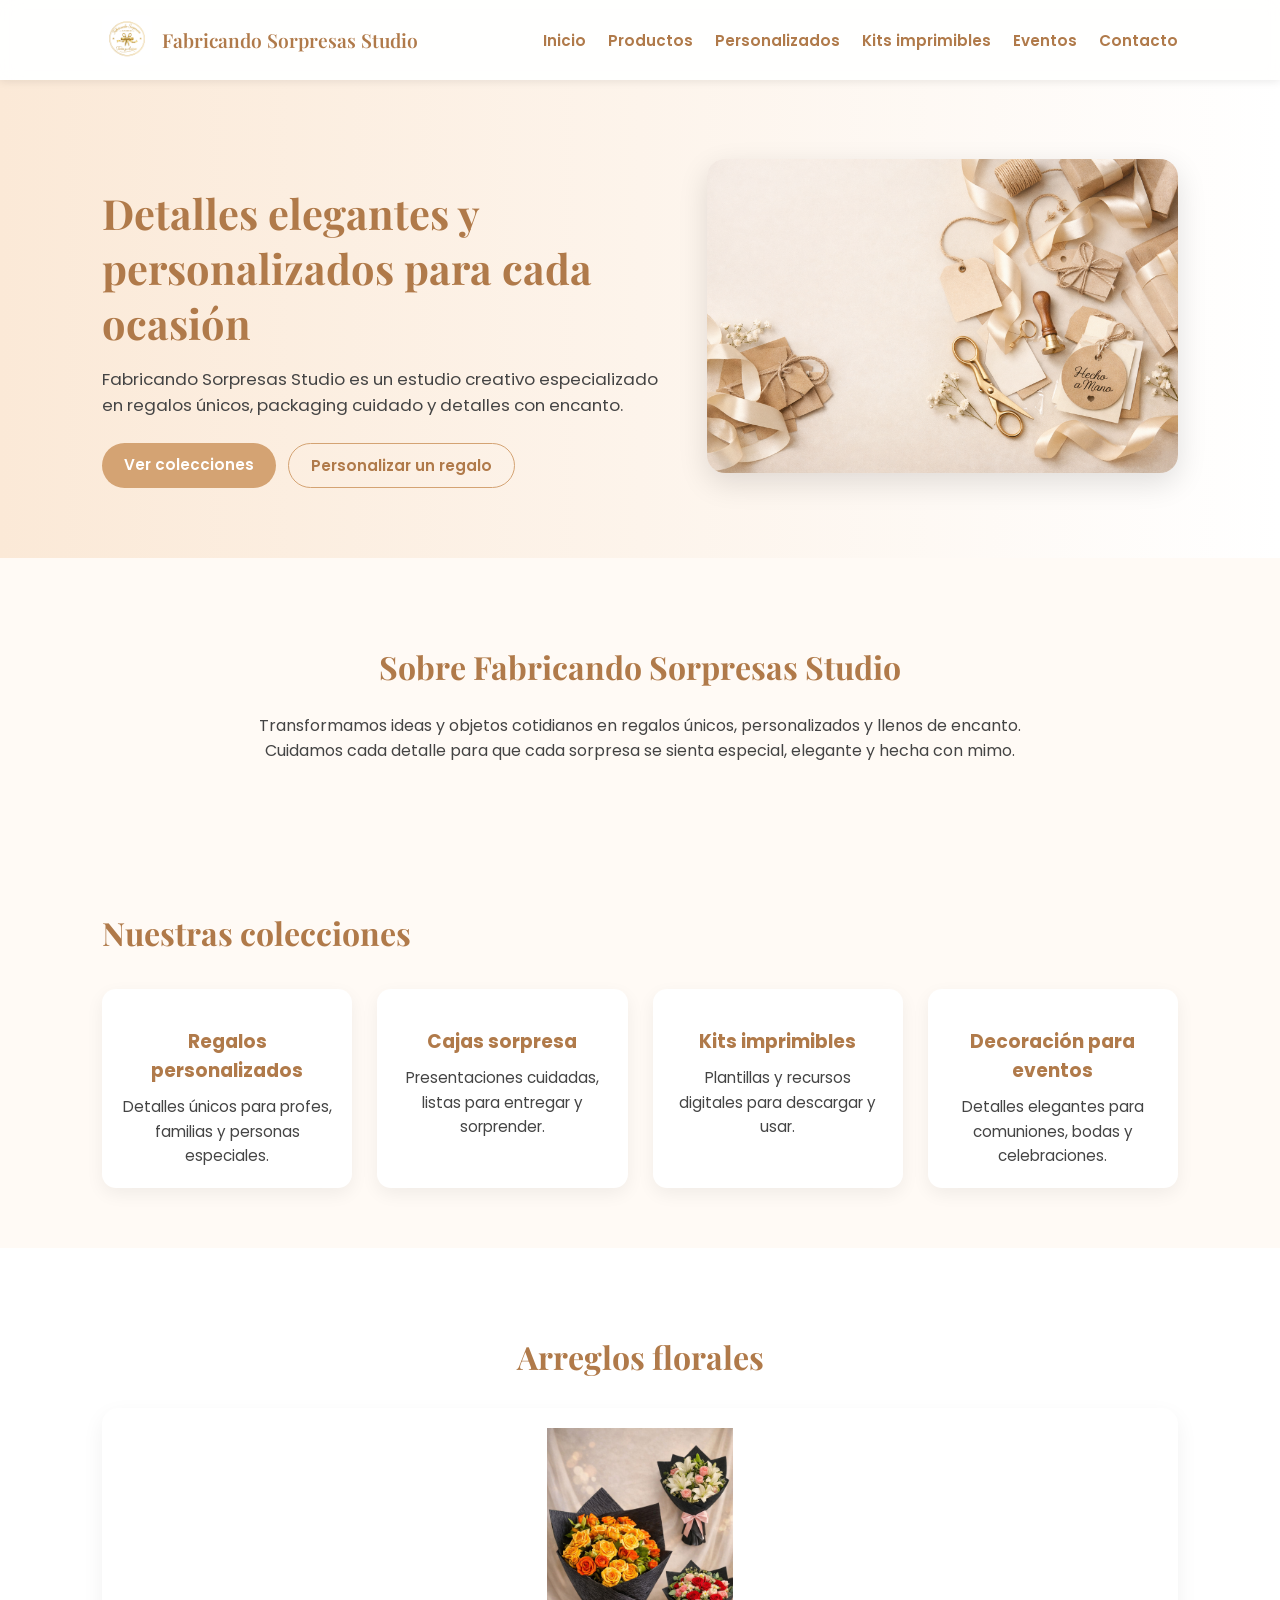
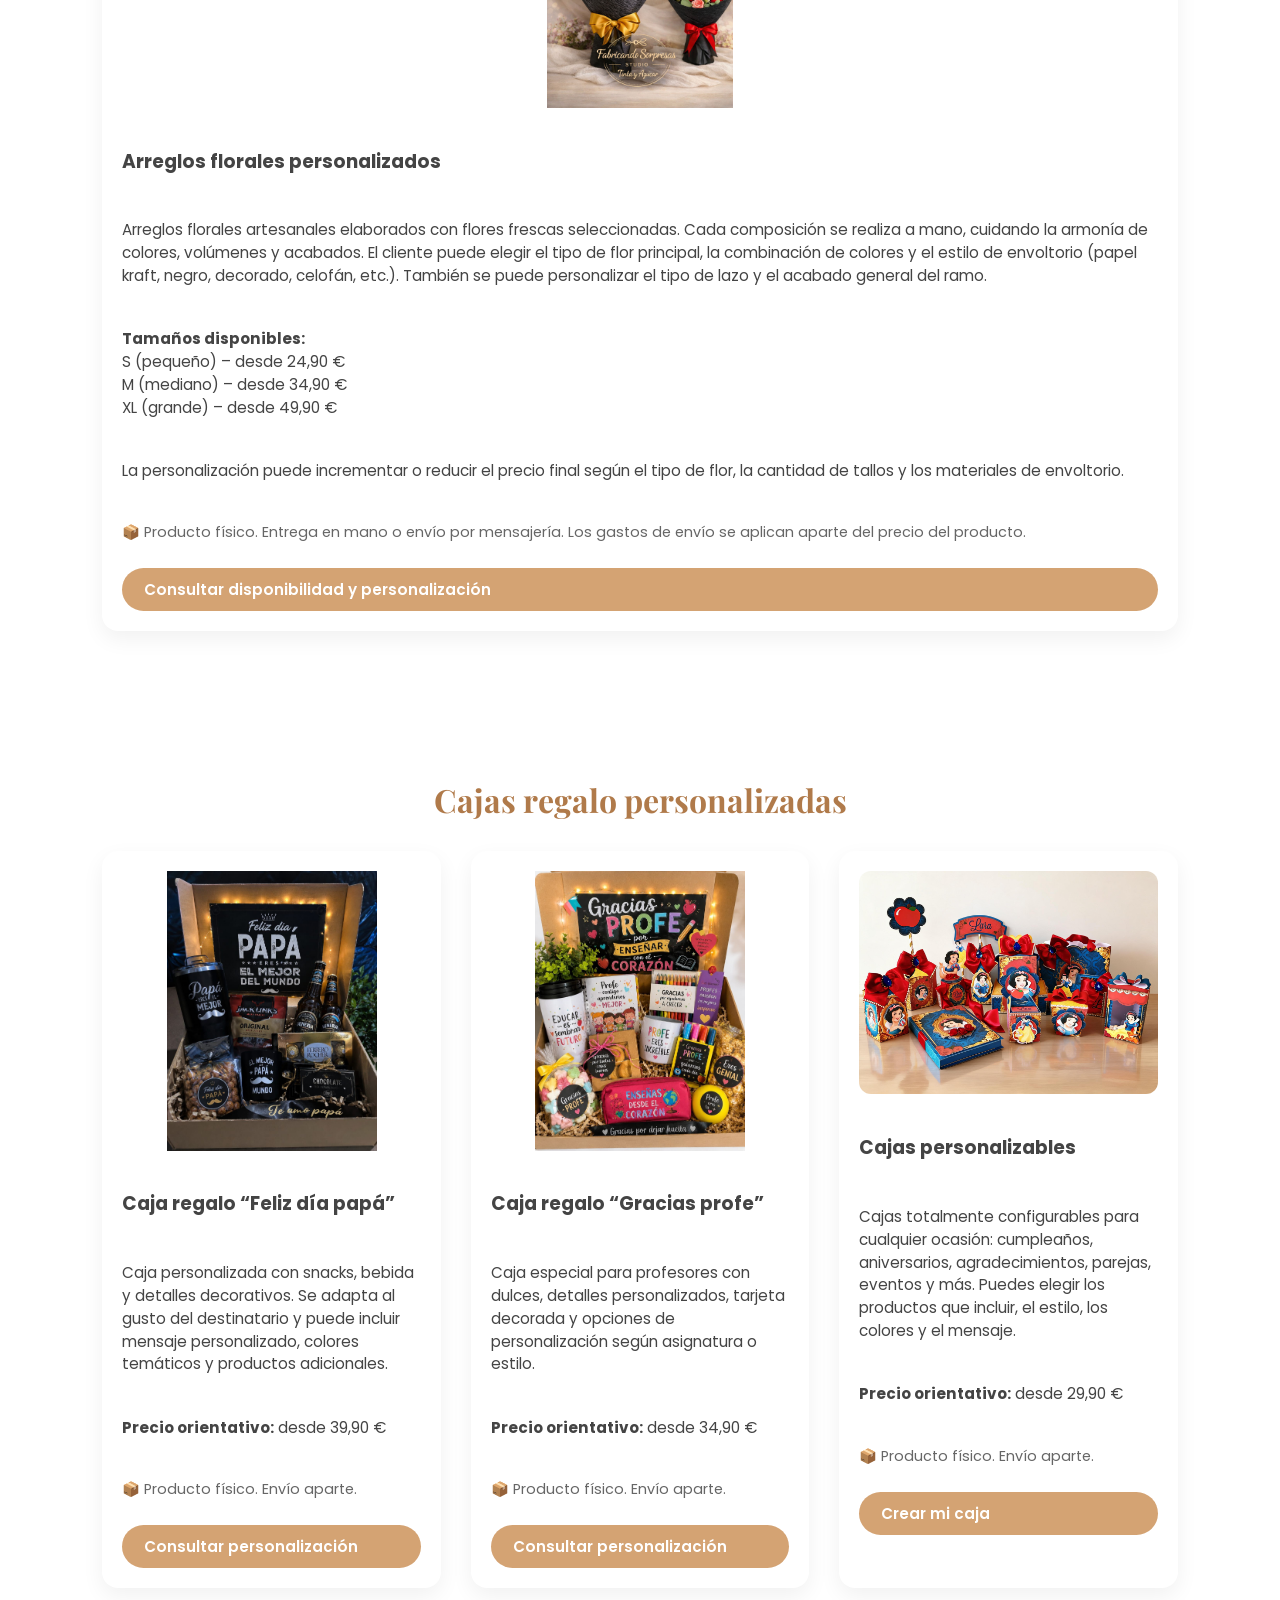
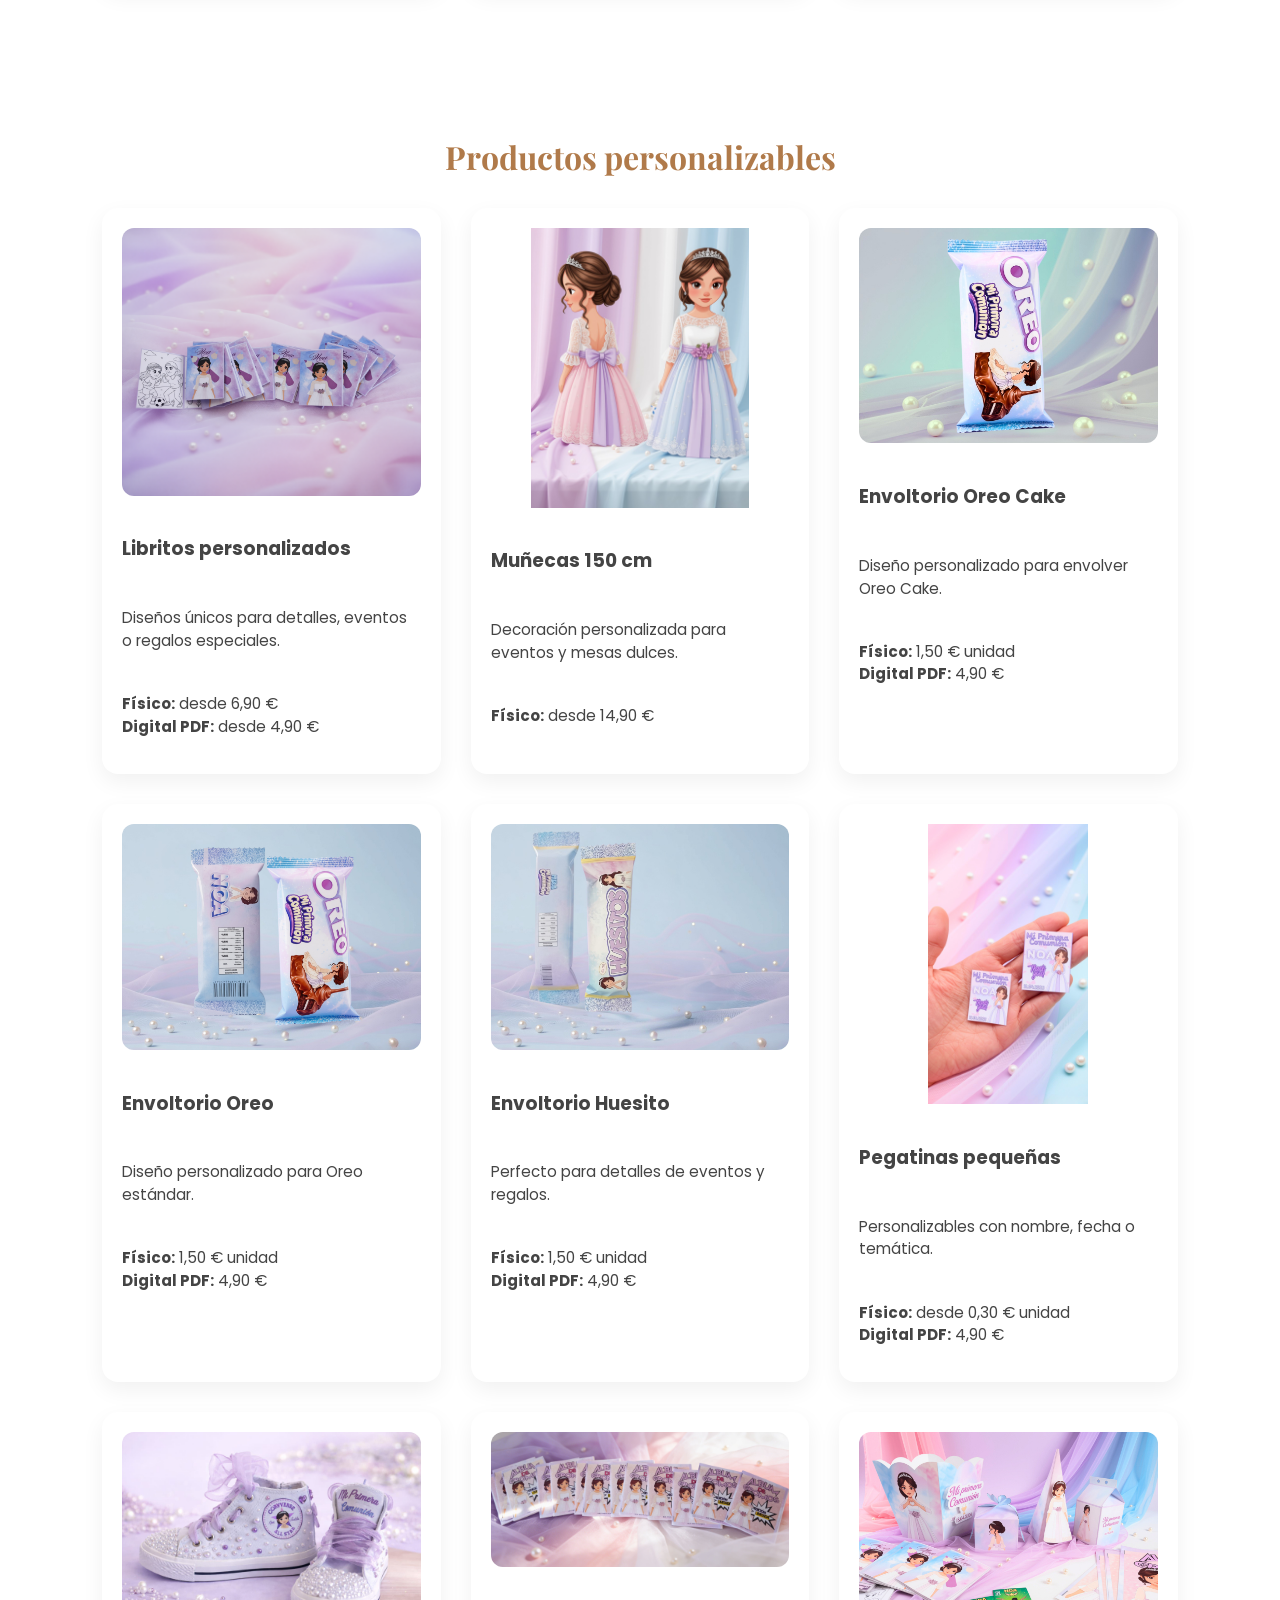
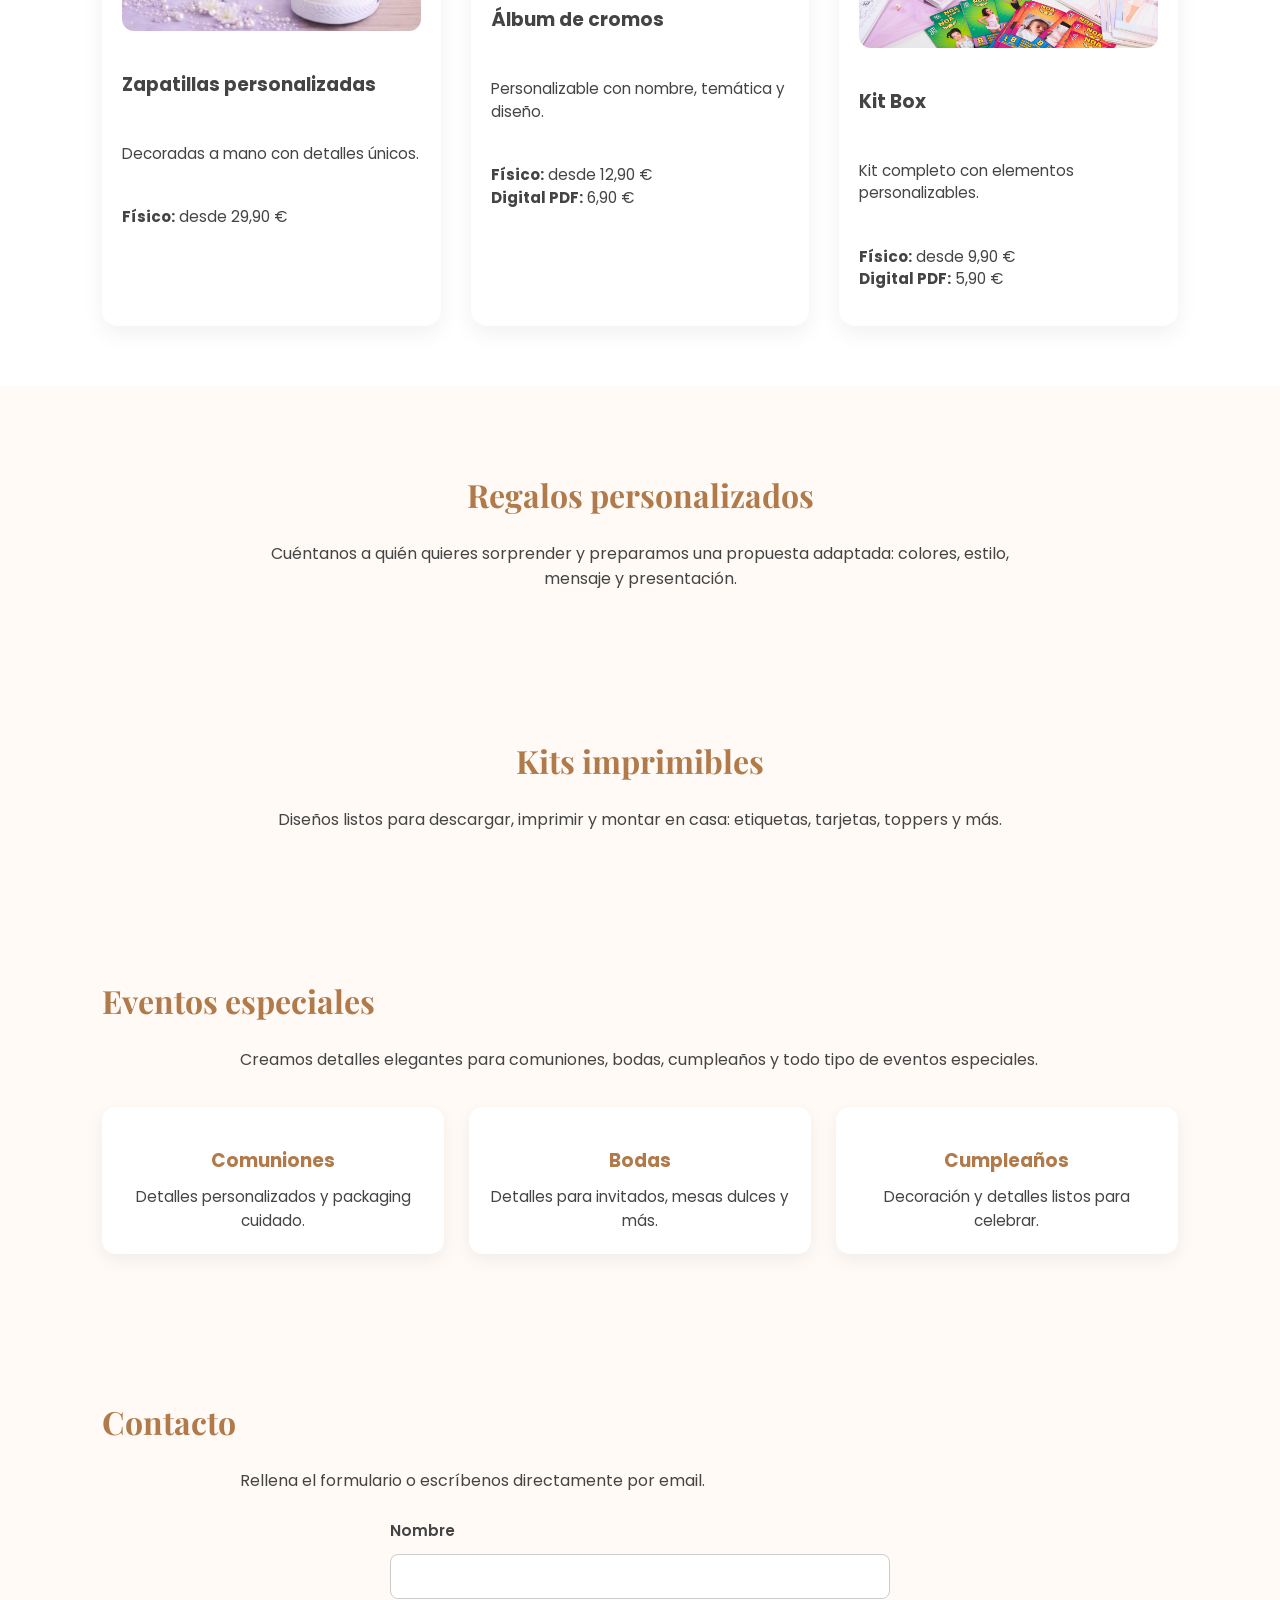
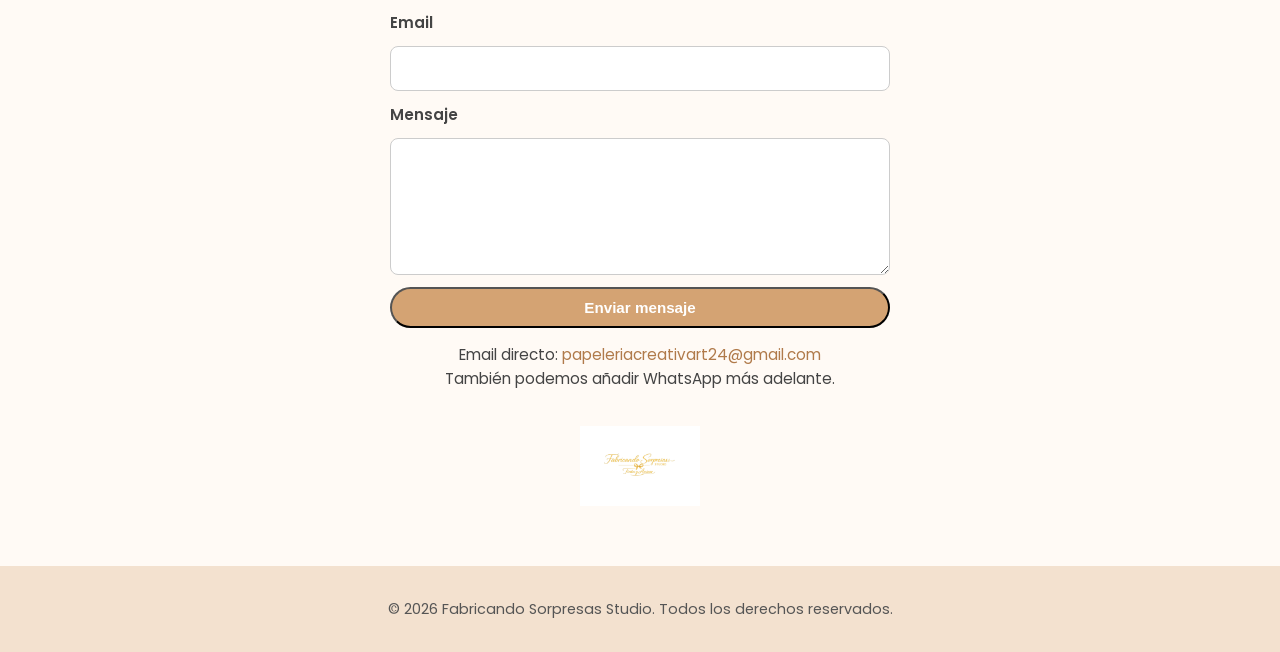
<file: index.html>
<!DOCTYPE html>
<html lang="es">
<head>
    <meta charset="UTF-8">
    <title>Fabricando Sorpresas Studio</title>
    <meta name="viewport" content="width=device-width, initial-scale=1.0">
    <meta name="description" content="Fabricando Sorpresas Studio es un estudio creativo especializado en regalos únicos, packaging cuidado y detalles con encanto. Detalles elegantes y personalizados para cada ocasión.">
    <meta name="keywords" content="Fabricando Sorpresas Studio, regalos personalizados, papelería creativa, packaging elegante, detalles con encanto, cajas regalo, kits imprimibles, decoración eventos, Murcia">
    <meta name="author" content="Fabricando Sorpresas Studio">

    <!-- Tipografías elegantes -->
    <link href="https://fonts.googleapis.com/css2?family=Poppins:wght@300;400;600&family=Playfair+Display:wght@600&display=swap" rel="stylesheet">

    <link rel="stylesheet" href="style.css">
</head><link rel="icon" type="image/png" href="favicon.png">

<body>

    <!-- HEADER / MENÚ -->
    <header class="header">
        <div class="logo-contenedor">
            <img src="logo.png" alt="Logo Fabricando Sorpresas Studio" class="logo-img">
            <span class="logo-texto">Fabricando Sorpresas Studio</span>
        </div>
        <nav class="nav">
            <a href="#inicio">Inicio</a>
            <a href="#productos">Productos</a>
            <a href="#personalizados">Personalizados</a>
            <a href="#kits">Kits imprimibles</a>
            <a href="#eventos">Eventos</a>
            <a href="#contacto">Contacto</a>
        </nav>
    </header>

    <!-- HERO -->
    <section id="inicio" class="hero">
        <div class="hero-texto">
            <h1>Detalles elegantes y personalizados para cada ocasión</h1>
            <p>Fabricando Sorpresas Studio es un estudio creativo especializado en regalos únicos, packaging cuidado y detalles con encanto.</p>
            <div class="hero-botones">
                <a href="#productos" class="btn btn-principal">Ver colecciones</a>
                <a href="#personalizados" class="btn btn-secundario">Personalizar un regalo</a>
            </div>
        </div>
        <div class="hero-imagen">
            <img src="hero.jpg" alt="Estudio creativo Fabricando Sorpresas Studio">
        </div>
    </section>

    <!-- QUIÉNES SOMOS -->
    <section class="seccion seccion-centrada">
        <h2>Sobre Fabricando Sorpresas Studio</h2>
        <p>
            Transformamos ideas y objetos cotidianos en regalos únicos, personalizados y llenos de encanto.
            Cuidamos cada detalle para que cada sorpresa se sienta especial, elegante y hecha con mimo.
        </p>
    </section>

    <!-- PRODUCTOS (colecciones generales) -->
    <section id="productos" class="seccion">
        <h2>Nuestras colecciones</h2>
        <div class="grid-productos">
            <div class="card">
                <h3>Regalos personalizados</h3>
                <p>Detalles únicos para profes, familias y personas especiales.</p>
            </div>
            <div class="card">
                <h3>Cajas sorpresa</h3>
                <p>Presentaciones cuidadas, listas para entregar y sorprender.</p>
            </div>
            <div class="card">
                <h3>Kits imprimibles</h3>
                <p>Plantillas y recursos digitales para descargar y usar.</p>
            </div>
            <div class="card">
                <h3>Decoración para eventos</h3>
                <p>Detalles elegantes para comuniones, bodas y celebraciones.</p>
            </div>
        </div>
    </section>

    <!-- ARREGLOS FLORALES -->
    <section id="arreglos-florales" class="seccion-productos">
        <h2>Arreglos florales</h2>

        <div class="grid-productos-real">
            <div class="producto">
                <img src="arreglos-florales.jpg"
                     alt="Arreglos florales Fabricando Sorpresas Studio">

                <h3>Arreglos florales personalizados</h3>

                <p>
                    Arreglos florales artesanales elaborados con flores frescas seleccionadas.
                    Cada composición se realiza a mano, cuidando la armonía de colores, volúmenes
                    y acabados. El cliente puede elegir el tipo de flor principal, la combinación
                    de colores y el estilo de envoltorio (papel kraft, negro, decorado, celofán, etc.).
                    También se puede personalizar el tipo de lazo y el acabado general del ramo.
                </p>

                <p>
                    <strong>Tamaños disponibles:</strong><br>
                    S (pequeño) – desde 24,90 €<br>
                    M (mediano) – desde 34,90 €<br>
                    XL (grande) – desde 49,90 €
                </p>

                <p>
                    La personalización puede incrementar o reducir el precio final según
                    el tipo de flor, la cantidad de tallos y los materiales de envoltorio.
                </p>

                <p class="nota-envio">
                    📦 Producto físico. Entrega en mano o envío por mensajería.
                    Los gastos de envío se aplican aparte del precio del producto.
                </p>

                <a href="#contacto" class="btn btn-principal">
                    Consultar disponibilidad y personalización
                </a>
            </div>
        </div>
    </section>

    <!-- CAJAS REGALO -->
    <section id="cajas-regalo" class="seccion-productos">
        <h2>Cajas regalo personalizadas</h2>

        <div class="grid-productos-real">

            <div class="producto">
                <img src="caja-regalo-papa.jpg"
                     alt="Caja regalo día del padre">

                <h3>Caja regalo “Feliz día papá”</h3>

                <p>
                    Caja personalizada con snacks, bebida y detalles decorativos.
                    Se adapta al gusto del destinatario y puede incluir mensaje personalizado,
                    colores temáticos y productos adicionales.
                </p>

                <p><strong>Precio orientativo:</strong> desde 39,90 €</p>

                <p class="nota-envio">📦 Producto físico. Envío aparte.</p>

                <a href="#contacto" class="btn btn-principal">Consultar personalización</a>
            </div>

            <div class="producto">
                <img src="caja-regalo-profe.jpg"
                     alt="Caja regalo para profesores">

                <h3>Caja regalo “Gracias profe”</h3>

                <p>
                    Caja especial para profesores con dulces, detalles personalizados,
                    tarjeta decorada y opciones de personalización según asignatura o estilo.
                </p>

                <p><strong>Precio orientativo:</strong> desde 34,90 €</p>

                <p class="nota-envio">📦 Producto físico. Envío aparte.</p>

                <a href="#contacto" class="btn btn-principal">Consultar personalización</a>
            </div>

            <div class="producto">
                <img src="cajas-personalizables.jpg"
                     alt="Cajas personalizables Fabricando Sorpresas Studio">

                <h3>Cajas personalizables</h3>

                <p>
                    Cajas totalmente configurables para cualquier ocasión: cumpleaños,
                    aniversarios, agradecimientos, parejas, eventos y más. Puedes elegir
                    los productos que incluir, el estilo, los colores y el mensaje.
                </p>

                <p><strong>Precio orientativo:</strong> desde 29,90 €</p>

                <p class="nota-envio">📦 Producto físico. Envío aparte.</p>

                <a href="#contacto" class="btn btn-principal">Crear mi caja</a>
            </div>

        </div>
    </section>

    <!-- PERSONALIZABLES -->
    <section id="personalizables" class="seccion-productos">
        <h2>Productos personalizables</h2>

        <div class="grid-productos-real">

            <div class="producto">
                <img src="libritos.jpg" alt="Libritos personalizados">
                <h3>Libritos personalizados</h3>
                <p>Diseños únicos para detalles, eventos o regalos especiales.</p>
                <p><strong>Físico:</strong> desde 6,90 €<br><strong>Digital PDF:</strong> desde 4,90 €</p>
            </div>

            <div class="producto">
                <img src="munecas-150cm.jpg" alt="Muñecas 150 cm">
                <h3>Muñecas 150 cm</h3>
                <p>Decoración personalizada para eventos y mesas dulces.</p>
                <p><strong>Físico:</strong> desde 14,90 €</p>
            </div>

            <div class="producto">
                <img src="oreo-cake.jpg" alt="Oreo cake envoltorio">
                <h3>Envoltorio Oreo Cake</h3>
                <p>Diseño personalizado para envolver Oreo Cake.</p>
                <p><strong>Físico:</strong> 1,50 € unidad<br><strong>Digital PDF:</strong> 4,90 €</p>
            </div>

            <div class="producto">
                <img src="oreo.jpg" alt="Oreo envoltorio">
                <h3>Envoltorio Oreo</h3>
                <p>Diseño personalizado para Oreo estándar.</p>
                <p><strong>Físico:</strong> 1,50 € unidad<br><strong>Digital PDF:</strong> 4,90 €</p>
            </div>

            <div class="producto">
                <img src="huesito.jpg" alt="Huesito envoltorio">
                <h3>Envoltorio Huesito</h3>
                <p>Perfecto para detalles de eventos y regalos.</p>
                <p><strong>Físico:</strong> 1,50 € unidad<br><strong>Digital PDF:</strong> 4,90 €</p>
            </div>

            <div class="producto">
                <img src="pegatinas-pequenas.jpg" alt="Pegatinas pequeñas">
                <h3>Pegatinas pequeñas</h3>
                <p>Personalizables con nombre, fecha o temática.</p>
                <p><strong>Físico:</strong> desde 0,30 € unidad<br><strong>Digital PDF:</strong> 4,90 €</p>
            </div>

            <div class="producto">
                <img src="zapatillas.jpg" alt="Zapatillas personalizadas">
                <h3>Zapatillas personalizadas</h3>
                <p>Decoradas a mano con detalles únicos.</p>
                <p><strong>Físico:</strong> desde 29,90 €</p>
            </div>

            <div class="producto">
                <img src="album-cromos.jpg" alt="Álbum de cromos">
                <h3>Álbum de cromos</h3>
                <p>Personalizable con nombre, temática y diseño.</p>
                <p><strong>Físico:</strong> desde 12,90 €<br><strong>Digital PDF:</strong> 6,90 €</p>
            </div>

            <div class="producto">
                <img src="kit-box.jpg" alt="Kit box">
                <h3>Kit Box</h3>
                <p>Kit completo con elementos personalizables.</p>
                <p><strong>Físico:</strong> desde 9,90 €<br><strong>Digital PDF:</strong> 5,90 €</p>
            </div>

        </div>
    </section>

    <!-- PERSONALIZADOS -->
    <section id="personalizados" class="seccion seccion-centrada">
        <h2>Regalos personalizados</h2>
        <p>
            Cuéntanos a quién quieres sorprender y preparamos una propuesta adaptada:
            colores, estilo, mensaje y presentación.
        </p>
    </section>

    <!-- KITS IMPRIMIBLES -->
    <section id="kits" class="seccion seccion-centrada">
        <h2>Kits imprimibles</h2>
        <p>
            Diseños listos para descargar, imprimir y montar en casa: etiquetas, tarjetas, toppers y más.
        </p>
    </section>

    <!-- EVENTOS -->
    <section id="eventos" class="seccion">
        <h2>Eventos especiales</h2>
        <p>
            Creamos detalles elegantes para comuniones, bodas, cumpleaños y todo tipo de eventos especiales.
        </p>
        <div class="grid-productos">
            <div class="card">
                <h3>Comuniones</h3>
                <p>Detalles personalizados y packaging cuidado.</p>
            </div>
            <div class="card">
                <h3>Bodas</h3>
                <p>Detalles para invitados, mesas dulces y más.</p>
            </div>
            <div class="card">
                <h3>Cumpleaños</h3>
                <p>Decoración y detalles listos para celebrar.</p>
            </div>
        </div>
    </section>

    <!-- CONTACTO -->
    <section id="contacto" class="seccion seccion-contacto">
        <h2>Contacto</h2>
        <p>Rellena el formulario o escríbenos directamente por email.</p>

        <form class="form-contacto" action="mailto:papeleriacreativart24@gmail.com" method="post" enctype="text/plain">
            <label>Nombre</label>
            <input type="text" name="nombre" required>

            <label>Email</label>
            <input type="email" name="email" required>

            <label>Mensaje</label>
            <textarea name="mensaje" rows="5" required></textarea>

            <button type="submit" class="btn btn-principal">Enviar mensaje</button>
        </form>

        <div class="contacto-extra">
            <p>Email directo: <a href="mailto:papeleriacreativart24@gmail.com">papeleriacreativart24@gmail.com</a></p>
            <p>También podemos añadir WhatsApp más adelante.</p>
        </div>

        <img src="firma.png" alt="Firma Fabricando Sorpresas Studio" class="firma-img">
    </section>

    <!-- FOOTER -->
    <footer class="footer">
        <p>© 2026 Fabricando Sorpresas Studio. Todos los derechos reservados.</p>
    </footer>

</body>
</html>
</file>
<file: style.css>
/* GENERAL */
body {
    margin: 0;
    font-family: 'Poppins', sans-serif;
    background-color: #fffaf5;
    color: #444;
}

/* HEADER */
.header {
    position: sticky;
    top: 0;
    z-index: 20;
    display: flex;
    justify-content: space-between;
    align-items: center;
    padding: 15px 8%;
    background: rgba(255,255,255,0.85);
    backdrop-filter: blur(10px);
    box-shadow: 0 2px 8px rgba(0,0,0,0.08);
}

.logo-contenedor {
    display: flex;
    align-items: center;
    gap: 10px;
}

.logo-img {
    height: 50px;
    border-radius: 8px;
}

.logo-texto {
    font-family: 'Playfair Display', serif;
    font-size: 1.2rem;
    color: #b07a4a;
    font-weight: 600;
}

.nav a {
    margin-left: 18px;
    text-decoration: none;
    color: #b07a4a;
    font-weight: 600;
    font-size: 0.95rem;
}

.nav a:hover {
    color: #d4a373;
}

/* HERO */
.hero {
    display: grid;
    grid-template-columns: minmax(0, 1.2fr) minmax(0, 1fr);
    gap: 40px;
    padding: 70px 8%;
    align-items: center;
    background: linear-gradient(to right, #fbe9d7, #fff);
}

.hero-texto h1 {
    font-family: 'Playfair Display', serif;
    font-size: 2.6rem;
    color: #b07a4a;
    margin-bottom: 15px;
}

.hero-texto p {
    font-size: 1.05rem;
    margin-bottom: 25px;
}

.hero-botones {
    display: flex;
    flex-wrap: wrap;
    gap: 12px;
}

.hero-imagen img {
    width: 100%;
    border-radius: 18px;
    box-shadow: 0 10px 30px rgba(0,0,0,0.12);
    object-fit: cover;
}

/* BOTONES */
.btn {
    display: inline-block;
    padding: 10px 22px;
    border-radius: 999px;
    text-decoration: none;
    font-weight: 600;
    font-size: 0.95rem;
    transition: all 0.25s ease;
}

.btn-principal {
    background-color: #d4a373;
    color: #fff;
}

.btn-principal:hover {
    background-color: #b07a4a;
}

.btn-secundario {
    border: 1px solid #d4a373;
    color: #b07a4a;
    background-color: transparent;
}

.btn-secundario:hover {
    background-color: #fbe9d7;
}

/* SECCIONES GENERALES */
.seccion {
    padding: 60px 8%;
}

.seccion-centrada {
    text-align: center;
}

.seccion h2 {
    font-family: 'Playfair Display', serif;
    font-size: 2rem;
    color: #b07a4a;
    margin-bottom: 25px;
}

.seccion p {
    max-width: 800px;
    margin: 0 auto;
    line-height: 1.6;
}

/* GRID COLECCIONES */
.grid-productos {
    margin-top: 35px;
    display: grid;
    grid-template-columns: repeat(auto-fit, minmax(220px, 1fr));
    gap: 25px;
}

.card {
    background-color: #fff;
    border-radius: 14px;
    padding: 20px;
    box-shadow: 0 6px 18px rgba(0,0,0,0.06);
    text-align: center;
    transition: transform 0.25s ease, box-shadow 0.25s ease;
}

.card h3 {
    margin-bottom: 10px;
    color: #b07a4a;
}

.card p {
    font-size: 0.95rem;
}

.card:hover {
    transform: translateY(-4px);
    box-shadow: 0 10px 24px rgba(0,0,0,0.08);
}

/* SECCIONES DE PRODUCTOS REALES */
.seccion-productos {
    padding: 60px 8%;
    background-color: #fff;
}

.seccion-productos h2 {
    font-family: 'Playfair Display', serif;
    font-size: 2rem;
    color: #b07a4a;
    margin-bottom: 30px;
    text-align: center;
}

.grid-productos-real {
    display: grid;
    grid-template-columns: repeat(auto-fit, minmax(260px, 1fr));
    gap: 30px;
}

/* TARJETAS DE PRODUCTO */
.producto {
    background-color: #fff;
    border-radius: 16px;
    padding: 20px;
    box-shadow: 0 8px 22px rgba(0,0,0,0.06);
    display: flex;
    flex-direction: column;
    gap: 10px;
    transition: transform 0.25s ease, box-shadow 0.25s ease;
}

.producto img {
    width: 100%;
    max-height: 280px;
    object-fit: contain;
    border-radius: 12px;
    margin-bottom: 10px;
    display: block;
    margin-left: auto;
    margin-right: auto;
}
}

.producto h3 {
    margin: 5px 0 8px;
    color: #b07a4a;
}

.producto p {
    font-size: 0.95rem;
    line-height: 1.5;
}

.producto .nota-envio {
    font-size: 0.9rem;
    color: #666;
}

.producto:hover {
    transform: translateY(-4px);
    box-shadow: 0 12px 26px rgba(0,0,0,0.08);
}

.producto:hover img {
    transform: scale(1.03);
}

/* CONTACTO */
.seccion-contacto {
    background-color: #fffaf5;
}

.form-contacto {
    max-width: 500px;
    margin: 25px auto 15px;
    display: flex;
    flex-direction: column;
    gap: 12px;
}

.form-contacto label {
    font-weight: 600;
    font-size: 0.95rem;
}

.form-contacto input,
.form-contacto textarea {
    padding: 10px 12px;
    border-radius: 8px;
    border: 1px solid #ccc;
    font-family: inherit;
    font-size: 0.95rem;
}

.form-contacto textarea {
    resize: vertical;
}

.contacto-extra {
    text-align: center;
    font-size: 0.95rem;
    margin-top: 10px;
}

.contacto-extra a {
    color: #b07a4a;
    text-decoration: none;
}

.contacto-extra a:hover {
    text-decoration: underline;
}

.firma-img {
    display: block;
    margin: 35px auto 0;
    max-height: 80px;
}

/* FOOTER */
.footer {
    text-align: center;
    padding: 18px;
    background-color: #f3e1cf;
    font-size: 0.9rem;
    color: #555;
}
ul {
  list-style: none;
  padding-left: 0;
}

ul li {
  font-size: 1rem;
  color: #b07a4a;
  margin-bottom: 6px;
}
/* RESPONSIVE */
@media (max-width: 900px) {
    .hero {
        grid-template-columns: 1fr;
        text-align: center;
    }

    .hero-imagen {
        order: -1;
    }

    .header {
        flex-direction: column;
        gap: 10px;
    }

    .nav a {
        margin-left: 10px;
        font-size: 0.9rem;
    }
}
</file>
